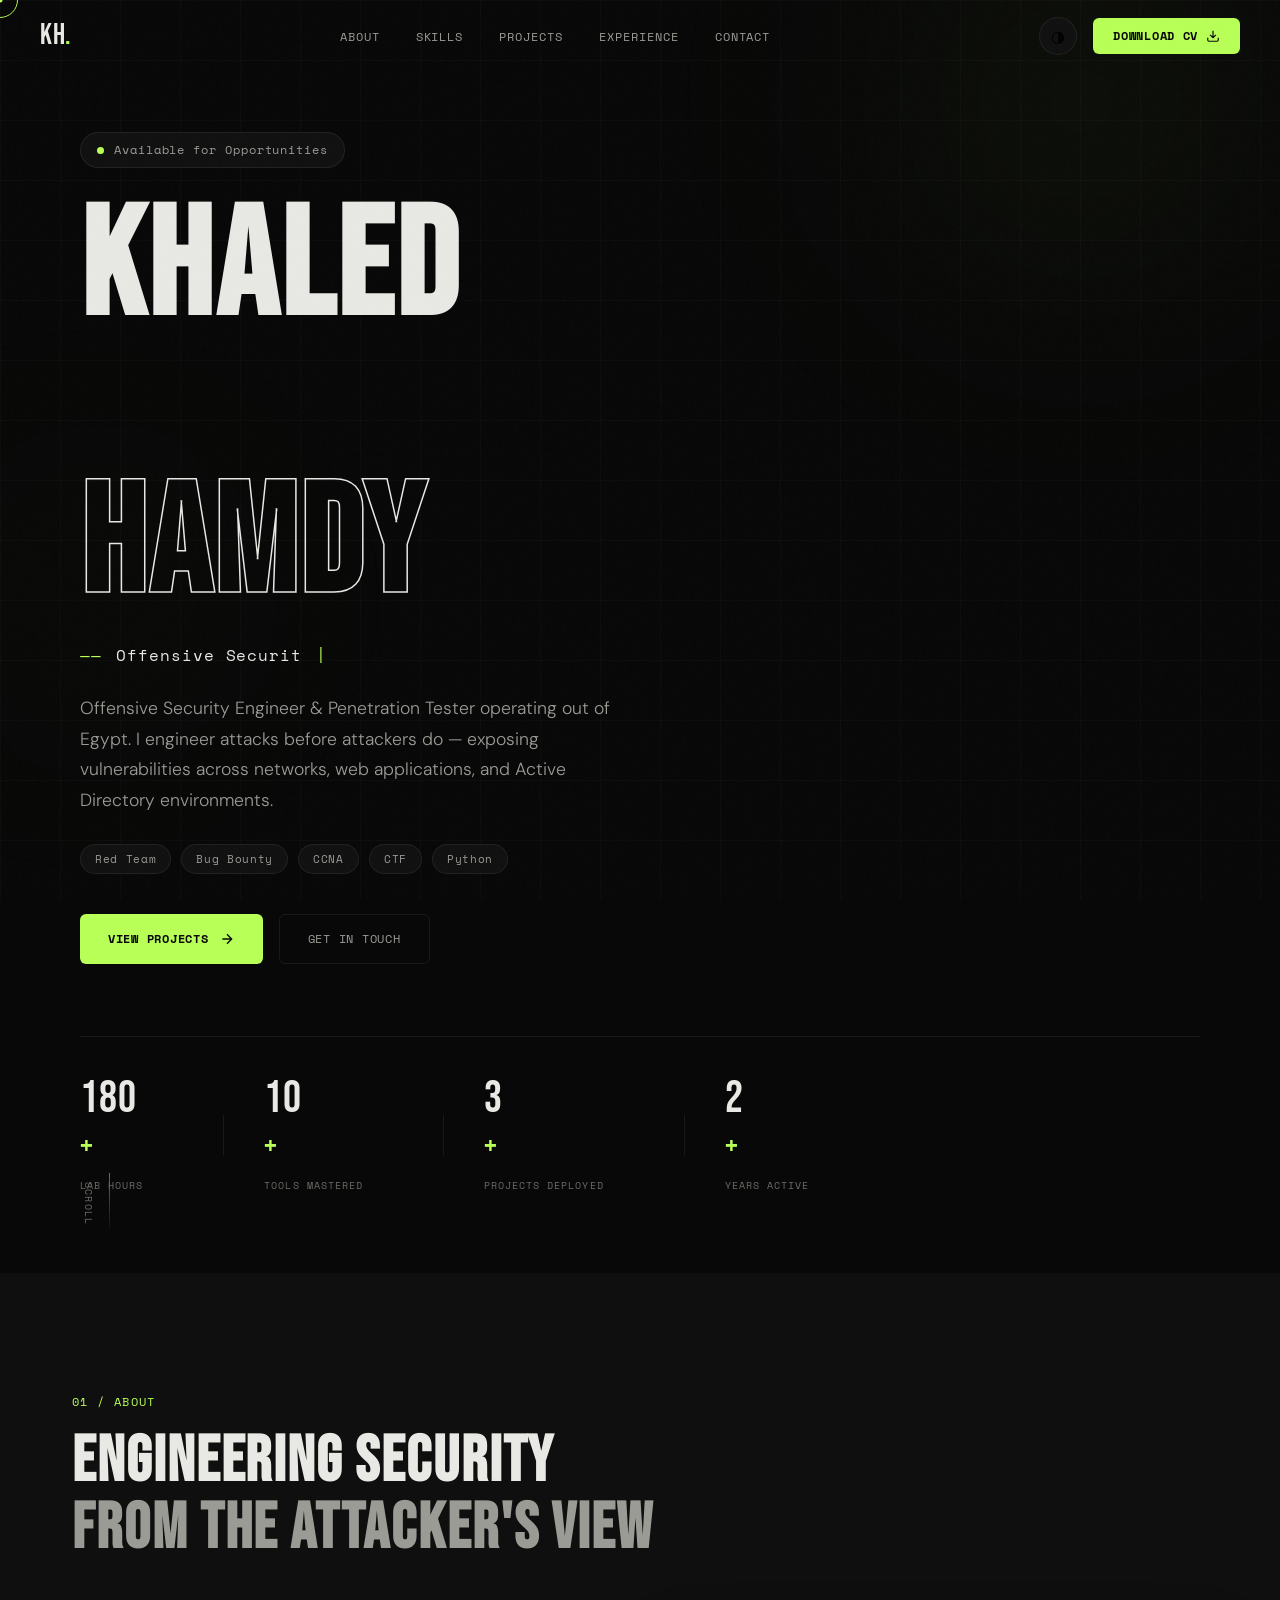
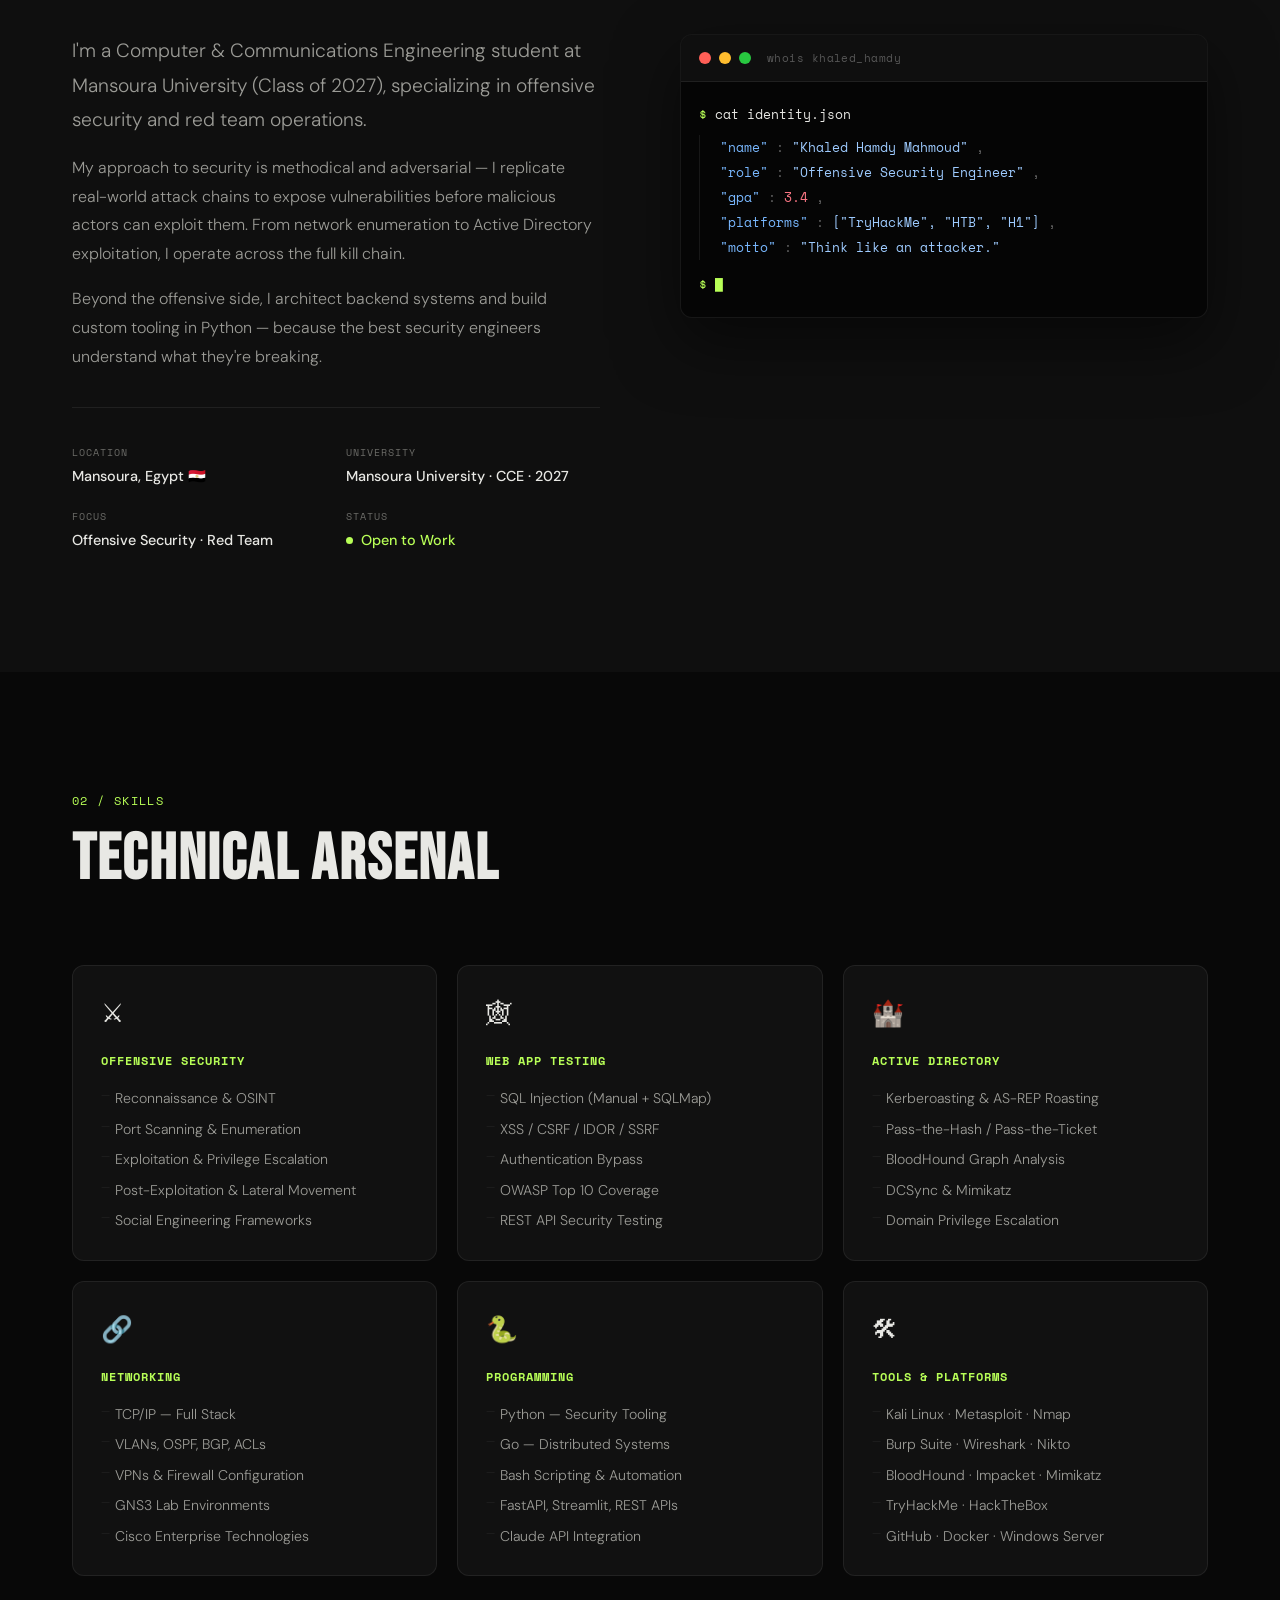
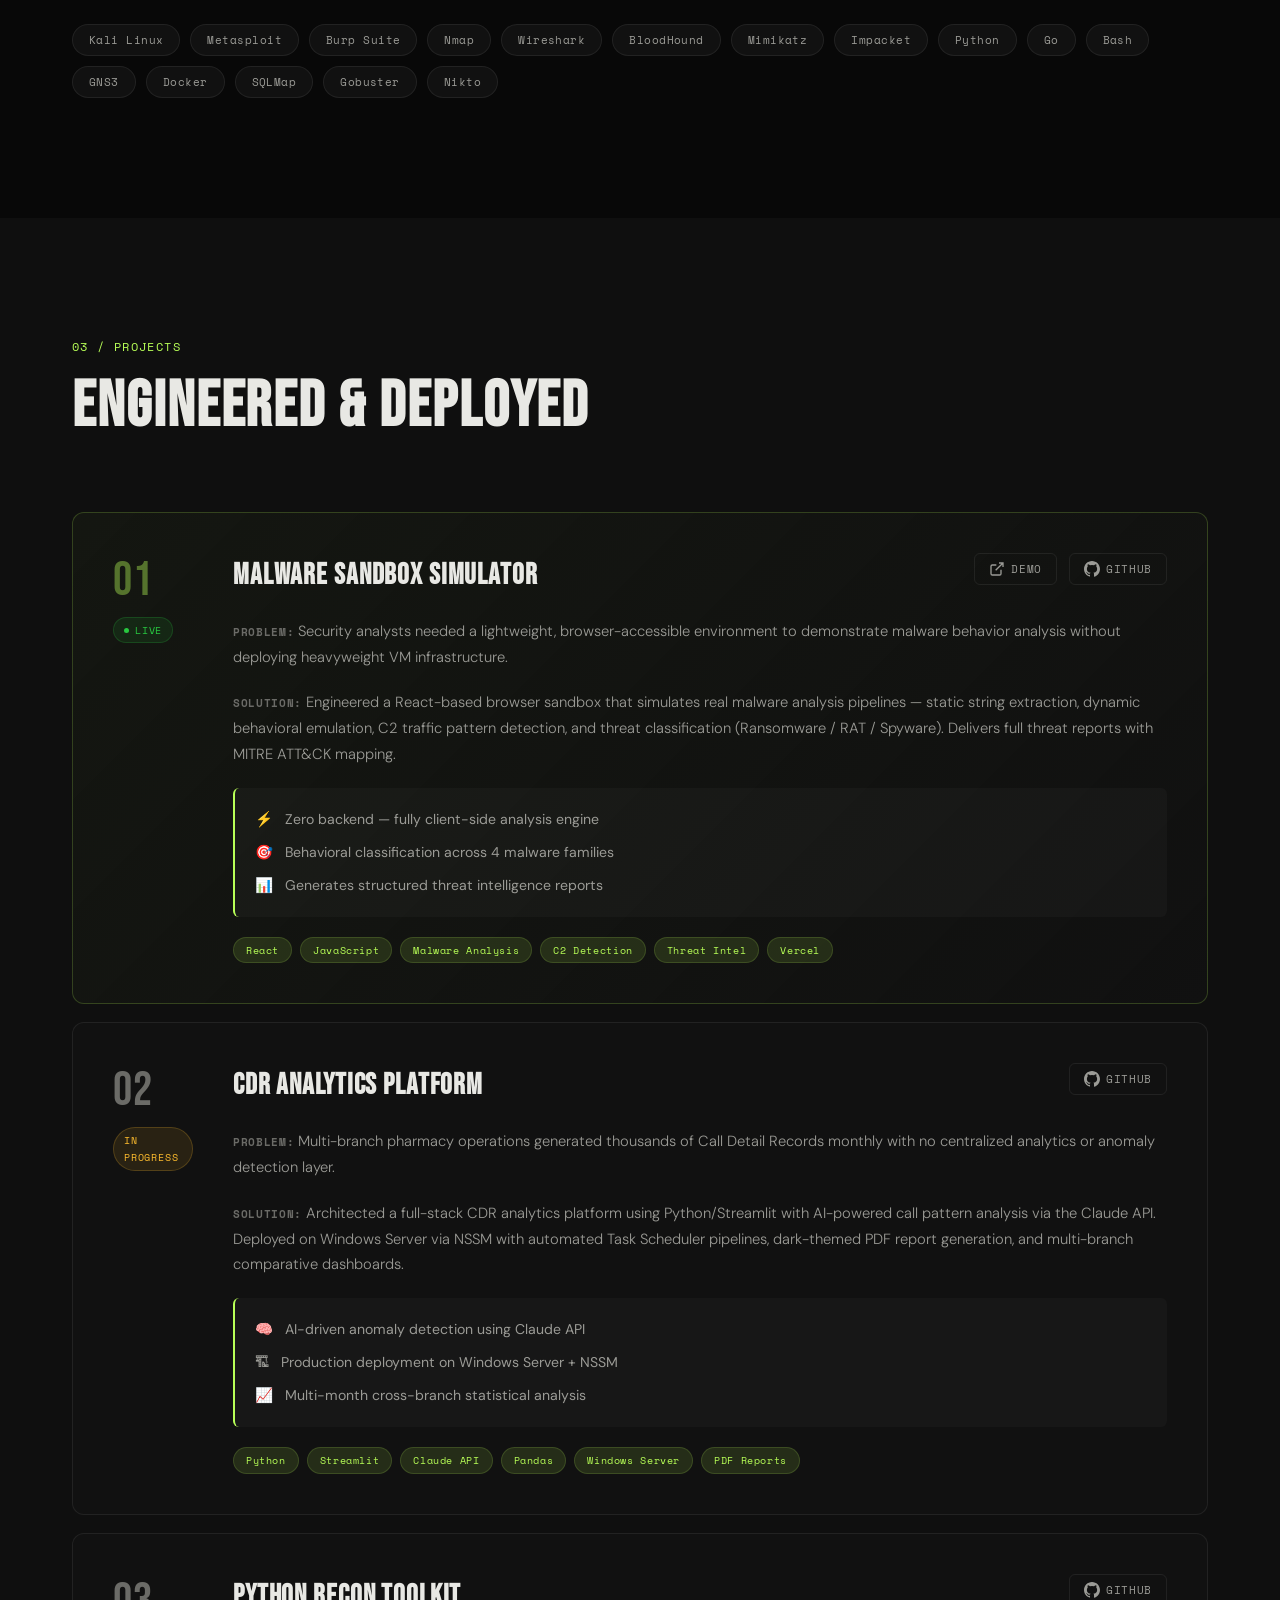
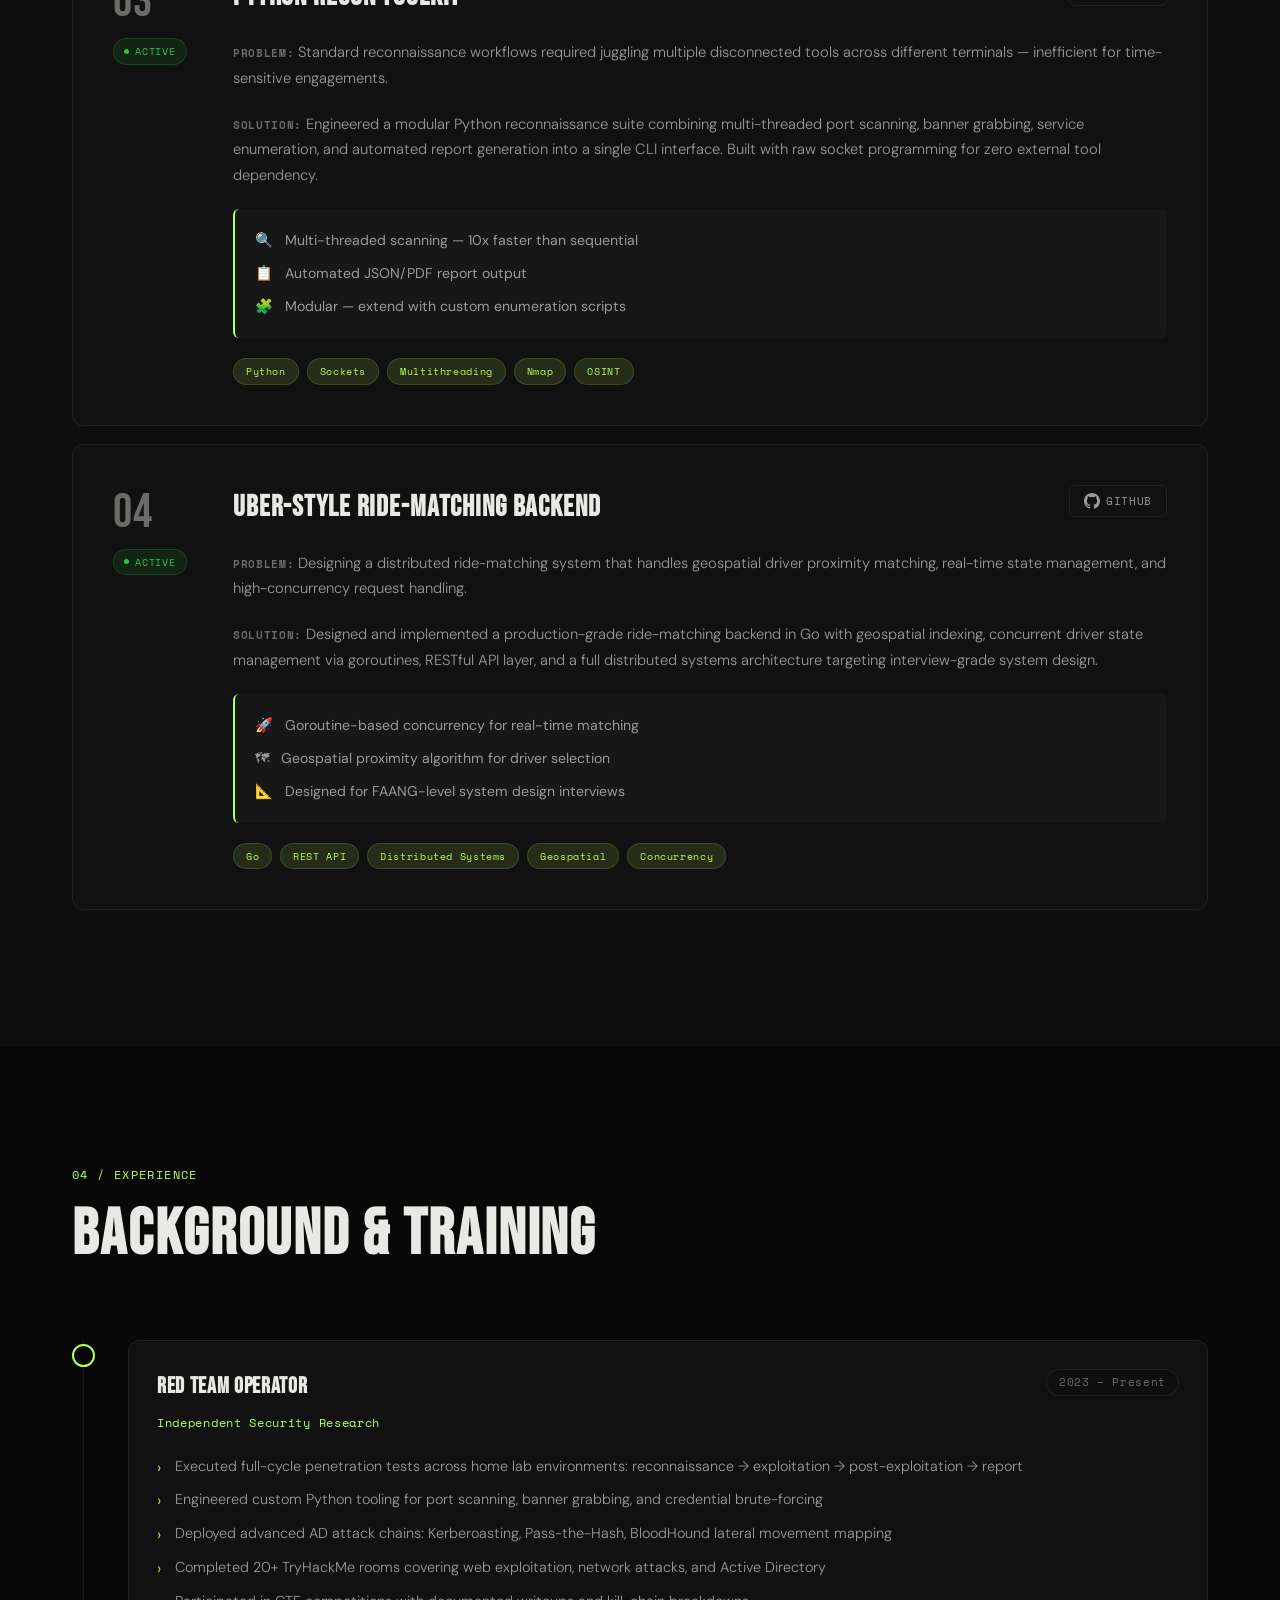
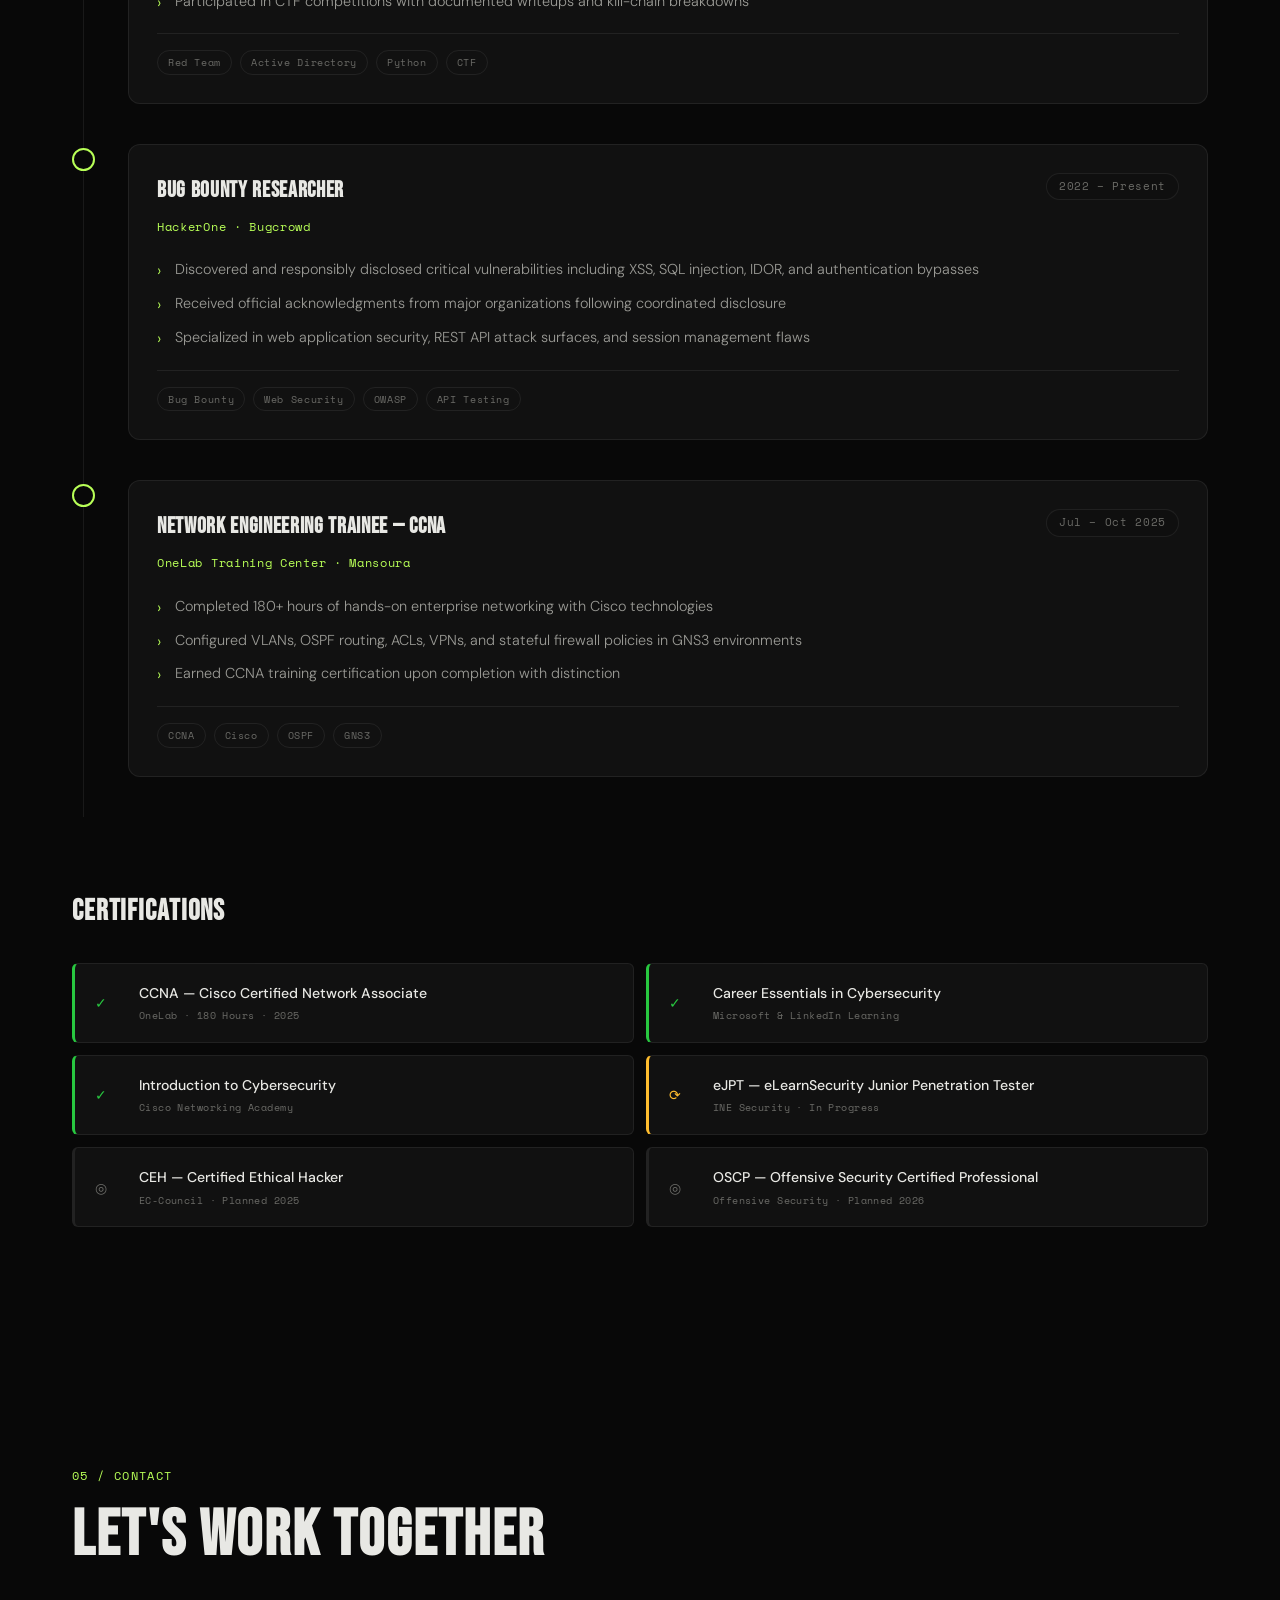
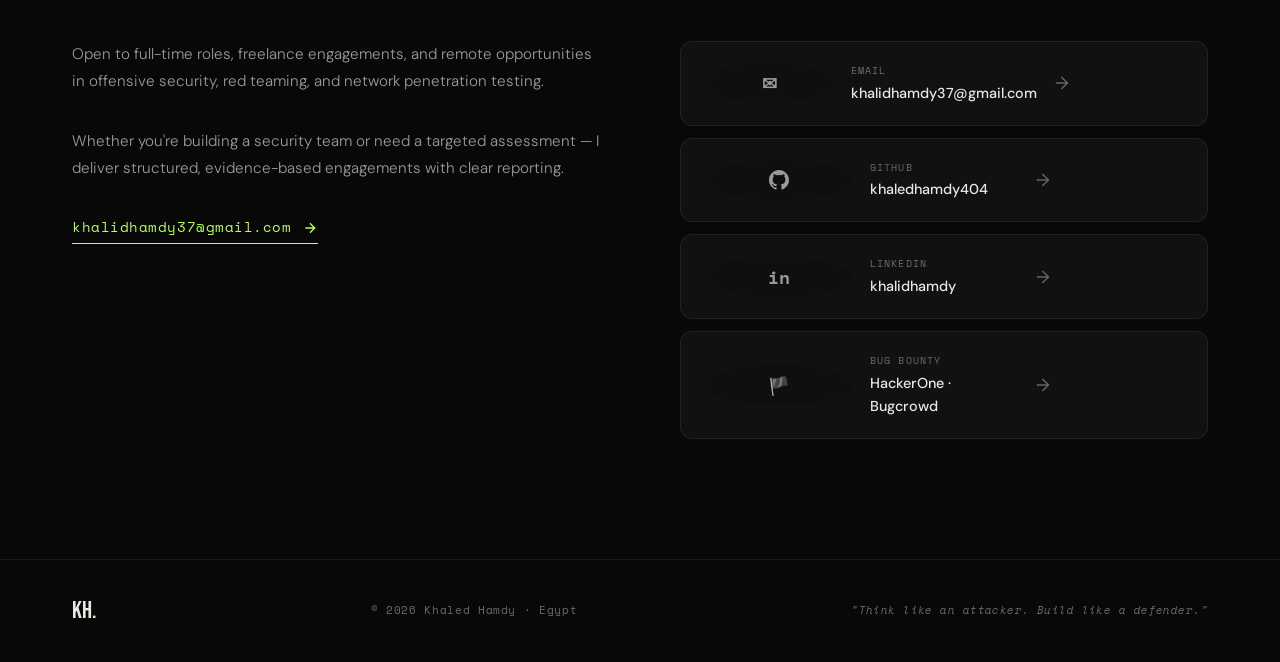
<file: index.html>
<!DOCTYPE html>
<html lang="en" data-theme="dark">
<head>
  <meta charset="UTF-8" />
  <meta name="viewport" content="width=device-width, initial-scale=1.0" />
  <title>Khaled Hamdy — Offensive Security Engineer</title>

  <!-- SEO -->
  <meta name="description" content="Khaled Hamdy — Offensive Security Engineer & Penetration Tester based in Egypt. Specializing in Red Team operations, network exploitation, and web application security." />
  <meta name="keywords" content="penetration tester, red team, offensive security, ethical hacker, bug bounty, CCNA, Mansoura, Egypt, cybersecurity engineer" />
  <meta name="author" content="Khaled Hamdy" />
  <meta property="og:title" content="Khaled Hamdy — Offensive Security Engineer" />
  <meta property="og:description" content="Red Team Operator & Penetration Tester. Engineered attacks. Documented methodologies. Open to work." />
  <meta property="og:type" content="website" />
  <meta property="og:url" content="https://khaledhamdy404.github.io/" />
  <meta name="twitter:card" content="summary_large_image" />

  <!-- Fonts -->
  <link rel="preconnect" href="https://fonts.googleapis.com" />
  <link rel="preconnect" href="https://fonts.gstatic.com" crossorigin />
  <link href="https://fonts.googleapis.com/css2?family=Space+Mono:wght@400;700&family=DM+Sans:ital,wght@0,300;0,400;0,500;0,600;1,300&family=Bebas+Neue&display=swap" rel="stylesheet" />

  <link rel="stylesheet" href="style.css" />
</head>
<body>

  <!-- ═══ CURSOR ═══ -->
  <div class="cursor" id="cursor"></div>
  <div class="cursor-dot" id="cursorDot"></div>

  <!-- ═══ NOISE OVERLAY ═══ -->
  <div class="noise"></div>

  <!-- ═══ NAV ═══ -->
  <nav class="nav" id="nav">
    <a href="#hero" class="nav-logo">KH<span class="accent">.</span></a>
    <ul class="nav-links">
      <li><a href="#about" class="nav-link">About</a></li>
      <li><a href="#skills" class="nav-link">Skills</a></li>
      <li><a href="#projects" class="nav-link">Projects</a></li>
      <li><a href="#experience" class="nav-link">Experience</a></li>
      <li><a href="#contact" class="nav-link">Contact</a></li>
    </ul>
    <div class="nav-actions">
      <button class="theme-toggle" id="themeToggle" aria-label="Toggle theme">
        <span class="theme-icon sun">☀</span>
        <span class="theme-icon moon">◑</span>
      </button>
      <a href="Khaled_Hamdy_CV.pdf" download class="btn-cv">
        <span>Download CV</span>
        <svg width="14" height="14" viewBox="0 0 24 24" fill="none" stroke="currentColor" stroke-width="2"><path d="M21 15v4a2 2 0 01-2 2H5a2 2 0 01-2-2v-4M7 10l5 5 5-5M12 15V3"/></svg>
      </a>
    </div>
    <button class="nav-hamburger" id="hamburger" aria-label="Menu">
      <span></span><span></span><span></span>
    </button>
  </nav>

  <!-- ═══ MOBILE MENU ═══ -->
  <div class="mobile-menu" id="mobileMenu">
    <ul>
      <li><a href="#about" class="mob-link">About</a></li>
      <li><a href="#skills" class="mob-link">Skills</a></li>
      <li><a href="#projects" class="mob-link">Projects</a></li>
      <li><a href="#experience" class="mob-link">Experience</a></li>
      <li><a href="#contact" class="mob-link">Contact</a></li>
    </ul>
    <a href="Khaled_Hamdy_CV.pdf" download class="btn-cv mobile-cv">Download CV</a>
  </div>

  <!-- ═══ HERO ═══ -->
  <section class="hero" id="hero">
    <div class="hero-bg-grid"></div>
    <div class="hero-orb hero-orb-1"></div>
    <div class="hero-orb hero-orb-2"></div>

    <div class="hero-content">
      <div class="hero-badge reveal">
        <span class="badge-dot"></span>
        <span>Available for Opportunities</span>
      </div>

      <h1 class="hero-name reveal">
        <span class="hero-name-first">KHALED</span>
        <br />
        <span class="hero-name-last">HAMDY</span>
      </h1>

      <div class="hero-title reveal">
        <span class="title-prefix">——</span>
        <span class="title-text" id="typedTitle"></span>
        <span class="title-cursor">|</span>
      </div>

      <p class="hero-desc reveal">
        Offensive Security Engineer & Penetration Tester operating out of Egypt.
        I engineer attacks before attackers do — exposing vulnerabilities across
        networks, web applications, and Active Directory environments.
      </p>

      <div class="hero-tags reveal">
        <span class="tag">Red Team</span>
        <span class="tag">Bug Bounty</span>
        <span class="tag">CCNA</span>
        <span class="tag">CTF</span>
        <span class="tag">Python</span>
      </div>

      <div class="hero-ctas reveal">
        <a href="#projects" class="btn-primary">
          <span>View Projects</span>
          <svg width="16" height="16" viewBox="0 0 24 24" fill="none" stroke="currentColor" stroke-width="2"><path d="M5 12h14M12 5l7 7-7 7"/></svg>
        </a>
        <a href="#contact" class="btn-ghost">Get In Touch</a>
      </div>
    </div>

    <div class="hero-stats reveal">
      <div class="stat">
        <span class="stat-num" data-target="180">0</span><span class="stat-suffix">+</span>
        <span class="stat-label">Lab Hours</span>
      </div>
      <div class="stat-divider"></div>
      <div class="stat">
        <span class="stat-num" data-target="10">0</span><span class="stat-suffix">+</span>
        <span class="stat-label">Tools Mastered</span>
      </div>
      <div class="stat-divider"></div>
      <div class="stat">
        <span class="stat-num" data-target="3">0</span><span class="stat-suffix">+</span>
        <span class="stat-label">Projects Deployed</span>
      </div>
      <div class="stat-divider"></div>
      <div class="stat">
        <span class="stat-num" data-target="2">0</span><span class="stat-suffix">+</span>
        <span class="stat-label">Years Active</span>
      </div>
    </div>

    <a href="#about" class="hero-scroll-hint">
      <span>Scroll</span>
      <div class="scroll-line"></div>
    </a>
  </section>

  <!-- ═══ ABOUT ═══ -->
  <section class="section about" id="about">
    <div class="container">
      <div class="section-header reveal">
        <span class="section-label">01 / About</span>
        <h2 class="section-title">Engineering Security<br /><em>From the Attacker's View</em></h2>
      </div>

      <div class="about-grid">
        <div class="about-text reveal">
          <p class="about-lead">
            I'm a Computer & Communications Engineering student at Mansoura University (Class of 2027),
            specializing in offensive security and red team operations.
          </p>
          <p>
            My approach to security is methodical and adversarial — I replicate real-world attack chains 
            to expose vulnerabilities before malicious actors can exploit them. From network enumeration 
            to Active Directory exploitation, I operate across the full kill chain.
          </p>
          <p>
            Beyond the offensive side, I architect backend systems and build custom tooling in Python —
            because the best security engineers understand what they're breaking.
          </p>
          <div class="about-meta">
            <div class="meta-item">
              <span class="meta-label">Location</span>
              <span class="meta-val">Mansoura, Egypt 🇪🇬</span>
            </div>
            <div class="meta-item">
              <span class="meta-label">University</span>
              <span class="meta-val">Mansoura University · CCE · 2027</span>
            </div>
            <div class="meta-item">
              <span class="meta-label">Focus</span>
              <span class="meta-val">Offensive Security · Red Team</span>
            </div>
            <div class="meta-item">
              <span class="meta-label">Status</span>
              <span class="meta-val meta-open"><span class="pulse"></span>Open to Work</span>
            </div>
          </div>
        </div>

        <div class="about-card reveal">
          <div class="terminal">
            <div class="terminal-bar">
              <span class="dot red"></span>
              <span class="dot yellow"></span>
              <span class="dot green"></span>
              <span class="terminal-title">whois khaled_hamdy</span>
            </div>
            <div class="terminal-body">
              <div class="t-line"><span class="t-prompt">$</span> <span class="t-cmd">cat identity.json</span></div>
              <div class="t-block">
                <div class="t-line"><span class="t-key">"name"</span><span class="t-colon">:</span> <span class="t-str">"Khaled Hamdy Mahmoud"</span><span class="t-comma">,</span></div>
                <div class="t-line"><span class="t-key">"role"</span><span class="t-colon">:</span> <span class="t-str">"Offensive Security Engineer"</span><span class="t-comma">,</span></div>
                <div class="t-line"><span class="t-key">"gpa"</span><span class="t-colon">:</span> <span class="t-num">3.4</span><span class="t-comma">,</span></div>
                <div class="t-line"><span class="t-key">"platforms"</span><span class="t-colon">:</span> <span class="t-arr">["TryHackMe", "HTB", "H1"]</span><span class="t-comma">,</span></div>
                <div class="t-line"><span class="t-key">"motto"</span><span class="t-colon">:</span> <span class="t-str">"Think like an attacker."</span></div>
              </div>
              <div class="t-line t-cursor-line"><span class="t-prompt">$</span> <span class="t-blink">█</span></div>
            </div>
          </div>
        </div>
      </div>
    </div>
  </section>

  <!-- ═══ SKILLS ═══ -->
  <section class="section skills" id="skills">
    <div class="container">
      <div class="section-header reveal">
        <span class="section-label">02 / Skills</span>
        <h2 class="section-title">Technical Arsenal</h2>
      </div>

      <div class="skills-grid">

        <div class="skill-card reveal">
          <div class="skill-card-icon">⚔</div>
          <h3 class="skill-card-title">Offensive Security</h3>
          <ul class="skill-list">
            <li>Reconnaissance & OSINT</li>
            <li>Port Scanning & Enumeration</li>
            <li>Exploitation & Privilege Escalation</li>
            <li>Post-Exploitation & Lateral Movement</li>
            <li>Social Engineering Frameworks</li>
          </ul>
        </div>

        <div class="skill-card reveal">
          <div class="skill-card-icon">🕸</div>
          <h3 class="skill-card-title">Web App Testing</h3>
          <ul class="skill-list">
            <li>SQL Injection (Manual + SQLMap)</li>
            <li>XSS / CSRF / IDOR / SSRF</li>
            <li>Authentication Bypass</li>
            <li>OWASP Top 10 Coverage</li>
            <li>REST API Security Testing</li>
          </ul>
        </div>

        <div class="skill-card reveal">
          <div class="skill-card-icon">🏰</div>
          <h3 class="skill-card-title">Active Directory</h3>
          <ul class="skill-list">
            <li>Kerberoasting & AS-REP Roasting</li>
            <li>Pass-the-Hash / Pass-the-Ticket</li>
            <li>BloodHound Graph Analysis</li>
            <li>DCSync & Mimikatz</li>
            <li>Domain Privilege Escalation</li>
          </ul>
        </div>

        <div class="skill-card reveal">
          <div class="skill-card-icon">🔗</div>
          <h3 class="skill-card-title">Networking</h3>
          <ul class="skill-list">
            <li>TCP/IP — Full Stack</li>
            <li>VLANs, OSPF, BGP, ACLs</li>
            <li>VPNs & Firewall Configuration</li>
            <li>GNS3 Lab Environments</li>
            <li>Cisco Enterprise Technologies</li>
          </ul>
        </div>

        <div class="skill-card reveal">
          <div class="skill-card-icon">🐍</div>
          <h3 class="skill-card-title">Programming</h3>
          <ul class="skill-list">
            <li>Python — Security Tooling</li>
            <li>Go — Distributed Systems</li>
            <li>Bash Scripting & Automation</li>
            <li>FastAPI, Streamlit, REST APIs</li>
            <li>Claude API Integration</li>
          </ul>
        </div>

        <div class="skill-card reveal">
          <div class="skill-card-icon">🛠</div>
          <h3 class="skill-card-title">Tools & Platforms</h3>
          <ul class="skill-list">
            <li>Kali Linux · Metasploit · Nmap</li>
            <li>Burp Suite · Wireshark · Nikto</li>
            <li>BloodHound · Impacket · Mimikatz</li>
            <li>TryHackMe · HackTheBox</li>
            <li>GitHub · Docker · Windows Server</li>
          </ul>
        </div>

      </div>

      <!-- Tool badges -->
      <div class="tools-belt reveal">
        <span class="tool-badge">Kali Linux</span>
        <span class="tool-badge">Metasploit</span>
        <span class="tool-badge">Burp Suite</span>
        <span class="tool-badge">Nmap</span>
        <span class="tool-badge">Wireshark</span>
        <span class="tool-badge">BloodHound</span>
        <span class="tool-badge">Mimikatz</span>
        <span class="tool-badge">Impacket</span>
        <span class="tool-badge">Python</span>
        <span class="tool-badge">Go</span>
        <span class="tool-badge">Bash</span>
        <span class="tool-badge">GNS3</span>
        <span class="tool-badge">Docker</span>
        <span class="tool-badge">SQLMap</span>
        <span class="tool-badge">Gobuster</span>
        <span class="tool-badge">Nikto</span>
      </div>
    </div>
  </section>

  <!-- ═══ PROJECTS ═══ -->
  <section class="section projects" id="projects">
    <div class="container">
      <div class="section-header reveal">
        <span class="section-label">03 / Projects</span>
        <h2 class="section-title">Engineered &amp; Deployed</h2>
      </div>

      <div class="projects-list">

        <!-- Project 1 -->
        <article class="project-card featured reveal">
          <div class="project-meta">
            <span class="project-num">01</span>
            <span class="project-status live"><span class="live-dot"></span>Live</span>
          </div>
          <div class="project-content">
            <div class="project-header">
              <h3 class="project-title">Malware Sandbox Simulator</h3>
              <div class="project-links">
                <a href="https://malware-sandbox-chi.vercel.app/" target="_blank" class="project-link">
                  <svg width="16" height="16" viewBox="0 0 24 24" fill="none" stroke="currentColor" stroke-width="2"><path d="M18 13v6a2 2 0 01-2 2H5a2 2 0 01-2-2V8a2 2 0 012-2h6M15 3h6v6M10 14L21 3"/></svg>
                  Demo
                </a>
                <a href="https://github.com/khaledhamdy404" target="_blank" class="project-link">
                  <svg width="16" height="16" viewBox="0 0 24 24" fill="currentColor"><path d="M12 0C5.37 0 0 5.37 0 12c0 5.3 3.44 9.8 8.2 11.38.6.11.82-.26.82-.57v-2c-3.34.72-4.04-1.61-4.04-1.61-.54-1.37-1.33-1.74-1.33-1.74-1.09-.74.08-.73.08-.73 1.2.09 1.84 1.24 1.84 1.24 1.07 1.83 2.8 1.3 3.49 1 .11-.78.42-1.3.76-1.6-2.67-.3-5.47-1.33-5.47-5.93 0-1.31.47-2.38 1.24-3.22-.12-.3-.54-1.52.12-3.18 0 0 1.01-.32 3.3 1.23a11.5 11.5 0 013-.4 11.5 11.5 0 013 .4c2.29-1.55 3.3-1.23 3.3-1.23.66 1.66.24 2.88.12 3.18.77.84 1.24 1.91 1.24 3.22 0 4.61-2.81 5.63-5.48 5.92.43.37.81 1.1.81 2.22v3.29c0 .32.22.69.83.57C20.57 21.8 24 17.3 24 12 24 5.37 18.63 0 12 0z"/></svg>
                  GitHub
                </a>
              </div>
            </div>

            <p class="project-problem">
              <strong>Problem:</strong> Security analysts needed a lightweight, browser-accessible environment 
              to demonstrate malware behavior analysis without deploying heavyweight VM infrastructure.
            </p>

            <p class="project-solution">
              <strong>Solution:</strong> Engineered a React-based browser sandbox that simulates real malware 
              analysis pipelines — static string extraction, dynamic behavioral emulation, C2 traffic pattern 
              detection, and threat classification (Ransomware / RAT / Spyware). Delivers full threat reports 
              with MITRE ATT&CK mapping.
            </p>

            <div class="project-highlights">
              <div class="highlight">
                <span class="h-icon">⚡</span>
                <span>Zero backend — fully client-side analysis engine</span>
              </div>
              <div class="highlight">
                <span class="h-icon">🎯</span>
                <span>Behavioral classification across 4 malware families</span>
              </div>
              <div class="highlight">
                <span class="h-icon">📊</span>
                <span>Generates structured threat intelligence reports</span>
              </div>
            </div>

            <div class="project-tags">
              <span>React</span><span>JavaScript</span><span>Malware Analysis</span>
              <span>C2 Detection</span><span>Threat Intel</span><span>Vercel</span>
            </div>
          </div>
        </article>

        <!-- Project 2 -->
        <article class="project-card reveal">
          <div class="project-meta">
            <span class="project-num">02</span>
            <span class="project-status wip">In Progress</span>
          </div>
          <div class="project-content">
            <div class="project-header">
              <h3 class="project-title">CDR Analytics Platform</h3>
              <div class="project-links">
                <a href="https://github.com/khaledhamdy404" target="_blank" class="project-link">
                  <svg width="16" height="16" viewBox="0 0 24 24" fill="currentColor"><path d="M12 0C5.37 0 0 5.37 0 12c0 5.3 3.44 9.8 8.2 11.38.6.11.82-.26.82-.57v-2c-3.34.72-4.04-1.61-4.04-1.61-.54-1.37-1.33-1.74-1.33-1.74-1.09-.74.08-.73.08-.73 1.2.09 1.84 1.24 1.84 1.24 1.07 1.83 2.8 1.3 3.49 1 .11-.78.42-1.3.76-1.6-2.67-.3-5.47-1.33-5.47-5.93 0-1.31.47-2.38 1.24-3.22-.12-.3-.54-1.52.12-3.18 0 0 1.01-.32 3.3 1.23a11.5 11.5 0 013-.4 11.5 11.5 0 013 .4c2.29-1.55 3.3-1.23 3.3-1.23.66 1.66.24 2.88.12 3.18.77.84 1.24 1.91 1.24 3.22 0 4.61-2.81 5.63-5.48 5.92.43.37.81 1.1.81 2.22v3.29c0 .32.22.69.83.57C20.57 21.8 24 17.3 24 12 24 5.37 18.63 0 12 0z"/></svg>
                  GitHub
                </a>
              </div>
            </div>

            <p class="project-problem">
              <strong>Problem:</strong> Multi-branch pharmacy operations generated thousands of Call Detail 
              Records monthly with no centralized analytics or anomaly detection layer.
            </p>

            <p class="project-solution">
              <strong>Solution:</strong> Architected a full-stack CDR analytics platform using Python/Streamlit 
              with AI-powered call pattern analysis via the Claude API. Deployed on Windows Server via NSSM 
              with automated Task Scheduler pipelines, dark-themed PDF report generation, and multi-branch 
              comparative dashboards.
            </p>

            <div class="project-highlights">
              <div class="highlight">
                <span class="h-icon">🧠</span>
                <span>AI-driven anomaly detection using Claude API</span>
              </div>
              <div class="highlight">
                <span class="h-icon">🏗</span>
                <span>Production deployment on Windows Server + NSSM</span>
              </div>
              <div class="highlight">
                <span class="h-icon">📈</span>
                <span>Multi-month cross-branch statistical analysis</span>
              </div>
            </div>

            <div class="project-tags">
              <span>Python</span><span>Streamlit</span><span>Claude API</span>
              <span>Pandas</span><span>Windows Server</span><span>PDF Reports</span>
            </div>
          </div>
        </article>

        <!-- Project 3 -->
        <article class="project-card reveal">
          <div class="project-meta">
            <span class="project-num">03</span>
            <span class="project-status live"><span class="live-dot"></span>Active</span>
          </div>
          <div class="project-content">
            <div class="project-header">
              <h3 class="project-title">Python Recon Toolkit</h3>
              <div class="project-links">
                <a href="https://github.com/khaledhamdy404" target="_blank" class="project-link">
                  <svg width="16" height="16" viewBox="0 0 24 24" fill="currentColor"><path d="M12 0C5.37 0 0 5.37 0 12c0 5.3 3.44 9.8 8.2 11.38.6.11.82-.26.82-.57v-2c-3.34.72-4.04-1.61-4.04-1.61-.54-1.37-1.33-1.74-1.33-1.74-1.09-.74.08-.73.08-.73 1.2.09 1.84 1.24 1.84 1.24 1.07 1.83 2.8 1.3 3.49 1 .11-.78.42-1.3.76-1.6-2.67-.3-5.47-1.33-5.47-5.93 0-1.31.47-2.38 1.24-3.22-.12-.3-.54-1.52.12-3.18 0 0 1.01-.32 3.3 1.23a11.5 11.5 0 013-.4 11.5 11.5 0 013 .4c2.29-1.55 3.3-1.23 3.3-1.23.66 1.66.24 2.88.12 3.18.77.84 1.24 1.91 1.24 3.22 0 4.61-2.81 5.63-5.48 5.92.43.37.81 1.1.81 2.22v3.29c0 .32.22.69.83.57C20.57 21.8 24 17.3 24 12 24 5.37 18.63 0 12 0z"/></svg>
                  GitHub
                </a>
              </div>
            </div>

            <p class="project-problem">
              <strong>Problem:</strong> Standard reconnaissance workflows required juggling multiple 
              disconnected tools across different terminals — inefficient for time-sensitive engagements.
            </p>

            <p class="project-solution">
              <strong>Solution:</strong> Engineered a modular Python reconnaissance suite combining 
              multi-threaded port scanning, banner grabbing, service enumeration, and automated report 
              generation into a single CLI interface. Built with raw socket programming for zero external 
              tool dependency.
            </p>

            <div class="project-highlights">
              <div class="highlight">
                <span class="h-icon">🔍</span>
                <span>Multi-threaded scanning — 10x faster than sequential</span>
              </div>
              <div class="highlight">
                <span class="h-icon">📋</span>
                <span>Automated JSON/PDF report output</span>
              </div>
              <div class="highlight">
                <span class="h-icon">🧩</span>
                <span>Modular — extend with custom enumeration scripts</span>
              </div>
            </div>

            <div class="project-tags">
              <span>Python</span><span>Sockets</span><span>Multithreading</span>
              <span>Nmap</span><span>OSINT</span>
            </div>
          </div>
        </article>

        <!-- Project 4 -->
        <article class="project-card reveal">
          <div class="project-meta">
            <span class="project-num">04</span>
            <span class="project-status live"><span class="live-dot"></span>Active</span>
          </div>
          <div class="project-content">
            <div class="project-header">
              <h3 class="project-title">Uber-Style Ride-Matching Backend</h3>
              <div class="project-links">
                <a href="https://github.com/khaledhamdy404" target="_blank" class="project-link">
                  <svg width="16" height="16" viewBox="0 0 24 24" fill="currentColor"><path d="M12 0C5.37 0 0 5.37 0 12c0 5.3 3.44 9.8 8.2 11.38.6.11.82-.26.82-.57v-2c-3.34.72-4.04-1.61-4.04-1.61-.54-1.37-1.33-1.74-1.33-1.74-1.09-.74.08-.73.08-.73 1.2.09 1.84 1.24 1.84 1.24 1.07 1.83 2.8 1.3 3.49 1 .11-.78.42-1.3.76-1.6-2.67-.3-5.47-1.33-5.47-5.93 0-1.31.47-2.38 1.24-3.22-.12-.3-.54-1.52.12-3.18 0 0 1.01-.32 3.3 1.23a11.5 11.5 0 013-.4 11.5 11.5 0 013 .4c2.29-1.55 3.3-1.23 3.3-1.23.66 1.66.24 2.88.12 3.18.77.84 1.24 1.91 1.24 3.22 0 4.61-2.81 5.63-5.48 5.92.43.37.81 1.1.81 2.22v3.29c0 .32.22.69.83.57C20.57 21.8 24 17.3 24 12 24 5.37 18.63 0 12 0z"/></svg>
                  GitHub
                </a>
              </div>
            </div>

            <p class="project-problem">
              <strong>Problem:</strong> Designing a distributed ride-matching system that handles geospatial 
              driver proximity matching, real-time state management, and high-concurrency request handling.
            </p>

            <p class="project-solution">
              <strong>Solution:</strong> Designed and implemented a production-grade ride-matching backend 
              in Go with geospatial indexing, concurrent driver state management via goroutines, RESTful 
              API layer, and a full distributed systems architecture targeting interview-grade system design.
            </p>

            <div class="project-highlights">
              <div class="highlight">
                <span class="h-icon">🚀</span>
                <span>Goroutine-based concurrency for real-time matching</span>
              </div>
              <div class="highlight">
                <span class="h-icon">🗺</span>
                <span>Geospatial proximity algorithm for driver selection</span>
              </div>
              <div class="highlight">
                <span class="h-icon">📐</span>
                <span>Designed for FAANG-level system design interviews</span>
              </div>
            </div>

            <div class="project-tags">
              <span>Go</span><span>REST API</span><span>Distributed Systems</span>
              <span>Geospatial</span><span>Concurrency</span>
            </div>
          </div>
        </article>

      </div>
    </div>
  </section>

  <!-- ═══ EXPERIENCE ═══ -->
  <section class="section experience" id="experience">
    <div class="container">
      <div class="section-header reveal">
        <span class="section-label">04 / Experience</span>
        <h2 class="section-title">Background &amp; Training</h2>
      </div>

      <div class="timeline">

        <div class="timeline-item reveal">
          <div class="timeline-marker"></div>
          <div class="timeline-card">
            <div class="tl-header">
              <div>
                <h3 class="tl-role">Red Team Operator</h3>
                <span class="tl-org">Independent Security Research</span>
              </div>
              <span class="tl-date">2023 – Present</span>
            </div>
            <ul class="tl-list">
              <li>Executed full-cycle penetration tests across home lab environments: reconnaissance → exploitation → post-exploitation → report</li>
              <li>Engineered custom Python tooling for port scanning, banner grabbing, and credential brute-forcing</li>
              <li>Deployed advanced AD attack chains: Kerberoasting, Pass-the-Hash, BloodHound lateral movement mapping</li>
              <li>Completed 20+ TryHackMe rooms covering web exploitation, network attacks, and Active Directory</li>
              <li>Participated in CTF competitions with documented writeups and kill-chain breakdowns</li>
            </ul>
            <div class="tl-tags">
              <span>Red Team</span><span>Active Directory</span><span>Python</span><span>CTF</span>
            </div>
          </div>
        </div>

        <div class="timeline-item reveal">
          <div class="timeline-marker"></div>
          <div class="timeline-card">
            <div class="tl-header">
              <div>
                <h3 class="tl-role">Bug Bounty Researcher</h3>
                <span class="tl-org">HackerOne · Bugcrowd</span>
              </div>
              <span class="tl-date">2022 – Present</span>
            </div>
            <ul class="tl-list">
              <li>Discovered and responsibly disclosed critical vulnerabilities including XSS, SQL injection, IDOR, and authentication bypasses</li>
              <li>Received official acknowledgments from major organizations following coordinated disclosure</li>
              <li>Specialized in web application security, REST API attack surfaces, and session management flaws</li>
            </ul>
            <div class="tl-tags">
              <span>Bug Bounty</span><span>Web Security</span><span>OWASP</span><span>API Testing</span>
            </div>
          </div>
        </div>

        <div class="timeline-item reveal">
          <div class="timeline-marker"></div>
          <div class="timeline-card">
            <div class="tl-header">
              <div>
                <h3 class="tl-role">Network Engineering Trainee — CCNA</h3>
                <span class="tl-org">OneLab Training Center · Mansoura</span>
              </div>
              <span class="tl-date">Jul – Oct 2025</span>
            </div>
            <ul class="tl-list">
              <li>Completed 180+ hours of hands-on enterprise networking with Cisco technologies</li>
              <li>Configured VLANs, OSPF routing, ACLs, VPNs, and stateful firewall policies in GNS3 environments</li>
              <li>Earned CCNA training certification upon completion with distinction</li>
            </ul>
            <div class="tl-tags">
              <span>CCNA</span><span>Cisco</span><span>OSPF</span><span>GNS3</span>
            </div>
          </div>
        </div>

      </div>

      <!-- Certifications -->
      <div class="certs-section reveal">
        <h3 class="certs-title">Certifications</h3>
        <div class="certs-grid">
          <div class="cert-card completed">
            <span class="cert-badge">✓</span>
            <div class="cert-info">
              <span class="cert-name">CCNA — Cisco Certified Network Associate</span>
              <span class="cert-org">OneLab · 180 Hours · 2025</span>
            </div>
          </div>
          <div class="cert-card completed">
            <span class="cert-badge">✓</span>
            <div class="cert-info">
              <span class="cert-name">Career Essentials in Cybersecurity</span>
              <span class="cert-org">Microsoft & LinkedIn Learning</span>
            </div>
          </div>
          <div class="cert-card completed">
            <span class="cert-badge">✓</span>
            <div class="cert-info">
              <span class="cert-name">Introduction to Cybersecurity</span>
              <span class="cert-org">Cisco Networking Academy</span>
            </div>
          </div>
          <div class="cert-card progress">
            <span class="cert-badge prog">⟳</span>
            <div class="cert-info">
              <span class="cert-name">eJPT — eLearnSecurity Junior Penetration Tester</span>
              <span class="cert-org">INE Security · In Progress</span>
            </div>
          </div>
          <div class="cert-card planned">
            <span class="cert-badge plan">◎</span>
            <div class="cert-info">
              <span class="cert-name">CEH — Certified Ethical Hacker</span>
              <span class="cert-org">EC-Council · Planned 2025</span>
            </div>
          </div>
          <div class="cert-card planned">
            <span class="cert-badge plan">◎</span>
            <div class="cert-info">
              <span class="cert-name">OSCP — Offensive Security Certified Professional</span>
              <span class="cert-org">Offensive Security · Planned 2026</span>
            </div>
          </div>
        </div>
      </div>
    </div>
  </section>

  <!-- ═══ CONTACT ═══ -->
  <section class="section contact" id="contact">
    <div class="container">
      <div class="section-header reveal">
        <span class="section-label">05 / Contact</span>
        <h2 class="section-title">Let's Work Together</h2>
      </div>

      <div class="contact-grid">
        <div class="contact-text reveal">
          <p class="contact-lead">
            Open to full-time roles, freelance engagements, and remote opportunities 
            in offensive security, red teaming, and network penetration testing.
          </p>
          <p>
            Whether you're building a security team or need a targeted assessment — 
            I deliver structured, evidence-based engagements with clear reporting.
          </p>
          <a href="mailto:khalidhamdy37@gmail.com" class="contact-email">
            khalidhamdy37@gmail.com
            <svg width="16" height="16" viewBox="0 0 24 24" fill="none" stroke="currentColor" stroke-width="2"><path d="M5 12h14M12 5l7 7-7 7"/></svg>
          </a>
        </div>

        <div class="contact-links reveal">
          <a href="mailto:khalidhamdy37@gmail.com" class="contact-card">
            <div class="cc-icon">✉</div>
            <div>
              <span class="cc-label">Email</span>
              <span class="cc-val">khalidhamdy37@gmail.com</span>
            </div>
            <div class="cc-arrow">→</div>
          </a>
          <a href="https://github.com/khaledhamdy404" target="_blank" class="contact-card">
            <div class="cc-icon">
              <svg width="20" height="20" viewBox="0 0 24 24" fill="currentColor"><path d="M12 0C5.37 0 0 5.37 0 12c0 5.3 3.44 9.8 8.2 11.38.6.11.82-.26.82-.57v-2c-3.34.72-4.04-1.61-4.04-1.61-.54-1.37-1.33-1.74-1.33-1.74-1.09-.74.08-.73.08-.73 1.2.09 1.84 1.24 1.84 1.24 1.07 1.83 2.8 1.3 3.49 1 .11-.78.42-1.3.76-1.6-2.67-.3-5.47-1.33-5.47-5.93 0-1.31.47-2.38 1.24-3.22-.12-.3-.54-1.52.12-3.18 0 0 1.01-.32 3.3 1.23a11.5 11.5 0 013-.4 11.5 11.5 0 013 .4c2.29-1.55 3.3-1.23 3.3-1.23.66 1.66.24 2.88.12 3.18.77.84 1.24 1.91 1.24 3.22 0 4.61-2.81 5.63-5.48 5.92.43.37.81 1.1.81 2.22v3.29c0 .32.22.69.83.57C20.57 21.8 24 17.3 24 12 24 5.37 18.63 0 12 0z"/></svg>
            </div>
            <div>
              <span class="cc-label">GitHub</span>
              <span class="cc-val">khaledhamdy404</span>
            </div>
            <div class="cc-arrow">→</div>
          </a>
          <a href="https://linkedin.com/in/khalidhamdy" target="_blank" class="contact-card">
            <div class="cc-icon">in</div>
            <div>
              <span class="cc-label">LinkedIn</span>
              <span class="cc-val">khalidhamdy</span>
            </div>
            <div class="cc-arrow">→</div>
          </a>
          <a href="https://www.hackerone.com" target="_blank" class="contact-card">
            <div class="cc-icon">🏴</div>
            <div>
              <span class="cc-label">Bug Bounty</span>
              <span class="cc-val">HackerOne · Bugcrowd</span>
            </div>
            <div class="cc-arrow">→</div>
          </a>
        </div>
      </div>
    </div>
  </section>

  <!-- ═══ FOOTER ═══ -->
  <footer class="footer">
    <div class="container">
      <div class="footer-inner">
        <span class="footer-logo">KH<span class="accent">.</span></span>
        <span class="footer-copy">© 2026 Khaled Hamdy · Egypt</span>
        <span class="footer-motto">"Think like an attacker. Build like a defender."</span>
      </div>
    </div>
  </footer>

  <script src="script.js"></script>
</body>
</html>
</file>
<file: style.css>
/* ═══════════════════════════════════════════════
   KHALED HAMDY — PORTFOLIO CSS
   Aesthetic: Editorial Dark / Monochrome + Acid
   ═══════════════════════════════════════════════ */

/* ── Variables ── */
:root {
  --bg: #080808;
  --bg-2: #0f0f0f;
  --bg-card: #111111;
  --bg-card-hover: #161616;
  --border: rgba(255,255,255,0.07);
  --border-hover: rgba(255,255,255,0.15);
  --text: #e8e8e4;
  --text-muted: #6b6b67;
  --text-dim: #9b9b96;
  --accent: #b8ff57;
  --accent-dim: rgba(184,255,87,0.12);
  --accent-glow: rgba(184,255,87,0.25);
  --red: #ff4d4d;
  --yellow: #ffd700;
  --radius: 12px;
  --radius-sm: 6px;
  --nav-h: 72px;
  --font-mono: 'Space Mono', monospace;
  --font-display: 'Bebas Neue', sans-serif;
  --font-body: 'DM Sans', sans-serif;
  --transition: 0.3s cubic-bezier(0.4,0,0.2,1);
  --transition-slow: 0.6s cubic-bezier(0.4,0,0.2,1);
}

[data-theme="light"] {
  --bg: #f5f5f0;
  --bg-2: #eeeeea;
  --bg-card: #ffffff;
  --bg-card-hover: #f8f8f4;
  --border: rgba(0,0,0,0.08);
  --border-hover: rgba(0,0,0,0.16);
  --text: #111111;
  --text-muted: #888884;
  --text-dim: #555550;
  --accent: #2d7a00;
  --accent-dim: rgba(45,122,0,0.08);
  --accent-glow: rgba(45,122,0,0.15);
}

/* ── Reset & Base ── */
*, *::before, *::after { box-sizing: border-box; margin: 0; padding: 0; }

html {
  scroll-behavior: smooth;
  font-size: 16px;
  -webkit-font-smoothing: antialiased;
}

body {
  background: var(--bg);
  color: var(--text);
  font-family: var(--font-body);
  font-weight: 400;
  line-height: 1.6;
  overflow-x: hidden;
  cursor: none;
}

@media (hover: none) { body { cursor: auto; } }

a { color: inherit; text-decoration: none; }
ul { list-style: none; }
img { max-width: 100%; display: block; }

/* ── Noise Overlay ── */
.noise {
  position: fixed;
  inset: 0;
  background-image: url("data:image/svg+xml,%3Csvg viewBox='0 0 256 256' xmlns='http://www.w3.org/2000/svg'%3E%3Cfilter id='n'%3E%3CfeTurbulence type='fractalNoise' baseFrequency='0.9' numOctaves='4' stitchTiles='stitch'/%3E%3C/filter%3E%3Crect width='100%25' height='100%25' filter='url(%23n)' opacity='0.03'/%3E%3C/svg%3E");
  pointer-events: none;
  z-index: 9999;
  opacity: 0.4;
}

/* ── Custom Cursor ── */
.cursor {
  position: fixed;
  width: 36px;
  height: 36px;
  border: 1.5px solid var(--accent);
  border-radius: 50%;
  pointer-events: none;
  z-index: 10000;
  transform: translate(-50%, -50%);
  transition: width 0.2s, height 0.2s, border-color 0.2s, background 0.2s;
  mix-blend-mode: difference;
}

.cursor-dot {
  position: fixed;
  width: 5px;
  height: 5px;
  background: var(--accent);
  border-radius: 50%;
  pointer-events: none;
  z-index: 10001;
  transform: translate(-50%, -50%);
}

.cursor.hovering {
  width: 60px;
  height: 60px;
  background: var(--accent-dim);
}

/* ── Container ── */
.container {
  max-width: 1200px;
  margin: 0 auto;
  padding: 0 32px;
}

/* ── Navigation ── */
.nav {
  position: fixed;
  top: 0;
  left: 0;
  right: 0;
  height: var(--nav-h);
  display: flex;
  align-items: center;
  justify-content: space-between;
  padding: 0 40px;
  z-index: 1000;
  background: transparent;
  transition: background var(--transition), border-color var(--transition);
}

.nav.scrolled {
  background: rgba(8,8,8,0.92);
  backdrop-filter: blur(16px);
  border-bottom: 1px solid var(--border);
}

[data-theme="light"] .nav.scrolled {
  background: rgba(245,245,240,0.92);
}

.nav-logo {
  font-family: var(--font-display);
  font-size: 1.8rem;
  letter-spacing: 0.02em;
  color: var(--text);
}

.nav-links {
  display: flex;
  gap: 36px;
  align-items: center;
}

.nav-link {
  font-family: var(--font-mono);
  font-size: 0.75rem;
  letter-spacing: 0.08em;
  text-transform: uppercase;
  color: var(--text-dim);
  transition: color var(--transition);
  position: relative;
}

.nav-link::after {
  content: '';
  position: absolute;
  bottom: -4px;
  left: 0;
  width: 0;
  height: 1px;
  background: var(--accent);
  transition: width var(--transition);
}

.nav-link:hover { color: var(--text); }
.nav-link:hover::after { width: 100%; }

.nav-actions {
  display: flex;
  align-items: center;
  gap: 16px;
}

.theme-toggle {
  background: var(--bg-card);
  border: 1px solid var(--border);
  border-radius: 50%;
  width: 38px;
  height: 38px;
  cursor: none;
  display: flex;
  align-items: center;
  justify-content: center;
  transition: border-color var(--transition), background var(--transition);
  position: relative;
  overflow: hidden;
}

.theme-toggle:hover { border-color: var(--accent); }

.theme-icon {
  position: absolute;
  font-size: 1rem;
  transition: opacity 0.3s, transform 0.3s;
}

[data-theme="dark"] .sun { opacity: 0; transform: scale(0.5); }
[data-theme="dark"] .moon { opacity: 1; }
[data-theme="light"] .moon { opacity: 0; transform: scale(0.5); }
[data-theme="light"] .sun { opacity: 1; }

.btn-cv {
  display: flex;
  align-items: center;
  gap: 8px;
  padding: 9px 20px;
  background: var(--accent);
  color: #080808;
  font-family: var(--font-mono);
  font-size: 0.72rem;
  font-weight: 700;
  letter-spacing: 0.06em;
  text-transform: uppercase;
  border-radius: var(--radius-sm);
  transition: transform var(--transition), box-shadow var(--transition);
}

.btn-cv:hover {
  transform: translateY(-2px);
  box-shadow: 0 8px 24px var(--accent-glow);
}

.nav-hamburger {
  display: none;
  flex-direction: column;
  gap: 5px;
  background: none;
  border: none;
  cursor: none;
  padding: 4px;
}

.nav-hamburger span {
  display: block;
  width: 24px;
  height: 1.5px;
  background: var(--text);
  transition: transform var(--transition), opacity var(--transition);
}

.nav-hamburger.open span:nth-child(1) { transform: translateY(6.5px) rotate(45deg); }
.nav-hamburger.open span:nth-child(2) { opacity: 0; }
.nav-hamburger.open span:nth-child(3) { transform: translateY(-6.5px) rotate(-45deg); }

/* ── Mobile Menu ── */
.mobile-menu {
  position: fixed;
  top: var(--nav-h);
  left: 0;
  right: 0;
  background: var(--bg);
  padding: 32px 40px 40px;
  border-bottom: 1px solid var(--border);
  z-index: 999;
  transform: translateY(-100%);
  opacity: 0;
  transition: transform 0.4s cubic-bezier(0.4,0,0.2,1), opacity 0.4s;
  pointer-events: none;
}

.mobile-menu.open {
  transform: translateY(0);
  opacity: 1;
  pointer-events: auto;
}

.mobile-menu ul {
  display: flex;
  flex-direction: column;
  gap: 20px;
  margin-bottom: 32px;
}

.mob-link {
  font-family: var(--font-display);
  font-size: 2rem;
  letter-spacing: 0.04em;
  color: var(--text);
  transition: color var(--transition);
}

.mob-link:hover { color: var(--accent); }
.mobile-cv { width: 100%; justify-content: center; }

/* ── Accent ── */
.accent { color: var(--accent); }

/* ── Reveal Animation ── */
.reveal {
  opacity: 0;
  transform: translateY(30px);
  transition: opacity 0.7s cubic-bezier(0.4,0,0.2,1), transform 0.7s cubic-bezier(0.4,0,0.2,1);
}

.reveal.visible {
  opacity: 1;
  transform: translateY(0);
}

/* ── Section Base ── */
.section {
  padding: 120px 0;
}

.section-header {
  margin-bottom: 72px;
}

.section-label {
  font-family: var(--font-mono);
  font-size: 0.72rem;
  letter-spacing: 0.12em;
  text-transform: uppercase;
  color: var(--accent);
  display: block;
  margin-bottom: 16px;
}

.section-title {
  font-family: var(--font-display);
  font-size: clamp(2.4rem, 5vw, 4rem);
  letter-spacing: 0.03em;
  line-height: 1.05;
  color: var(--text);
}

.section-title em {
  font-style: normal;
  color: var(--text-dim);
}

/* ══════════════════════════════════════════
   HERO
══════════════════════════════════════════ */
.hero {
  min-height: 100dvh;
  display: flex;
  flex-direction: column;
  justify-content: center;
  padding: calc(var(--nav-h) + 60px) 40px 80px;
  max-width: 1200px;
  margin: 0 auto;
  position: relative;
}

.hero-bg-grid {
  position: fixed;
  inset: 0;
  background-image:
    linear-gradient(rgba(255,255,255,0.025) 1px, transparent 1px),
    linear-gradient(90deg, rgba(255,255,255,0.025) 1px, transparent 1px);
  background-size: 60px 60px;
  pointer-events: none;
  z-index: -1;
}

[data-theme="light"] .hero-bg-grid {
  background-image:
    linear-gradient(rgba(0,0,0,0.04) 1px, transparent 1px),
    linear-gradient(90deg, rgba(0,0,0,0.04) 1px, transparent 1px);
}

.hero-orb {
  position: fixed;
  border-radius: 50%;
  filter: blur(120px);
  pointer-events: none;
  z-index: -1;
}

.hero-orb-1 {
  width: 600px;
  height: 600px;
  background: radial-gradient(circle, rgba(184,255,87,0.06) 0%, transparent 70%);
  top: -200px;
  right: -100px;
}

.hero-orb-2 {
  width: 400px;
  height: 400px;
  background: radial-gradient(circle, rgba(184,255,87,0.04) 0%, transparent 70%);
  bottom: 100px;
  left: -100px;
}

[data-theme="light"] .hero-orb-1 { background: radial-gradient(circle, rgba(45,122,0,0.06) 0%, transparent 70%); }
[data-theme="light"] .hero-orb-2 { background: radial-gradient(circle, rgba(45,122,0,0.04) 0%, transparent 70%); }

.hero-content { max-width: 800px; }

.hero-badge {
  display: inline-flex;
  align-items: center;
  gap: 10px;
  padding: 8px 16px;
  border: 1px solid var(--border);
  border-radius: 100px;
  font-family: var(--font-mono);
  font-size: 0.72rem;
  letter-spacing: 0.08em;
  color: var(--text-dim);
  margin-bottom: 32px;
  background: var(--bg-card);
}

.badge-dot {
  width: 7px;
  height: 7px;
  background: var(--accent);
  border-radius: 50%;
  animation: pulseDot 2s infinite;
}

@keyframes pulseDot {
  0%, 100% { box-shadow: 0 0 0 0 var(--accent-glow); }
  50% { box-shadow: 0 0 0 6px transparent; }
}

.hero-name {
  font-family: var(--font-display);
  font-size: clamp(4rem, 12vw, 10rem);
  letter-spacing: 0.02em;
  line-height: 0.9;
  margin-bottom: 28px;
}

.hero-name-first { display: block; }
.hero-name-last {
  display: block;
  color: transparent;
  -webkit-text-stroke: 1.5px var(--text);
}

[data-theme="light"] .hero-name-last { -webkit-text-stroke-color: var(--text); }

.hero-title {
  display: flex;
  align-items: center;
  gap: 14px;
  font-family: var(--font-mono);
  font-size: clamp(0.85rem, 2vw, 1rem);
  letter-spacing: 0.06em;
  color: var(--text-dim);
  margin-bottom: 24px;
}

.title-prefix { color: var(--accent); }
.title-text { color: var(--text); }
.title-cursor {
  color: var(--accent);
  animation: blink 1s infinite;
}

@keyframes blink { 0%,49% { opacity: 1; } 50%,100% { opacity: 0; } }

.hero-desc {
  font-size: 1.1rem;
  font-weight: 300;
  color: var(--text-dim);
  max-width: 560px;
  line-height: 1.75;
  margin-bottom: 28px;
}

.hero-tags {
  display: flex;
  flex-wrap: wrap;
  gap: 10px;
  margin-bottom: 40px;
}

.tag {
  padding: 5px 14px;
  border: 1px solid var(--border);
  border-radius: 100px;
  font-family: var(--font-mono);
  font-size: 0.7rem;
  letter-spacing: 0.06em;
  color: var(--text-dim);
  background: var(--bg-card);
  transition: border-color var(--transition), color var(--transition);
}

.tag:hover { border-color: var(--accent); color: var(--accent); }

.hero-ctas {
  display: flex;
  gap: 16px;
  flex-wrap: wrap;
}

.btn-primary {
  display: inline-flex;
  align-items: center;
  gap: 10px;
  padding: 14px 28px;
  background: var(--accent);
  color: #080808;
  font-family: var(--font-mono);
  font-size: 0.78rem;
  font-weight: 700;
  letter-spacing: 0.06em;
  text-transform: uppercase;
  border-radius: var(--radius-sm);
  transition: transform var(--transition), box-shadow var(--transition);
}

.btn-primary:hover {
  transform: translateY(-3px);
  box-shadow: 0 12px 32px var(--accent-glow);
}

.btn-ghost {
  display: inline-flex;
  align-items: center;
  padding: 14px 28px;
  border: 1px solid var(--border);
  color: var(--text-dim);
  font-family: var(--font-mono);
  font-size: 0.78rem;
  letter-spacing: 0.06em;
  text-transform: uppercase;
  border-radius: var(--radius-sm);
  transition: border-color var(--transition), color var(--transition), background var(--transition);
}

.btn-ghost:hover {
  border-color: var(--accent);
  color: var(--accent);
  background: var(--accent-dim);
}

.hero-stats {
  display: flex;
  align-items: center;
  gap: 0;
  margin-top: 72px;
  padding-top: 40px;
  border-top: 1px solid var(--border);
  flex-wrap: wrap;
  gap: 0;
}

.stat {
  display: flex;
  flex-direction: column;
  padding: 0 40px 0 0;
}

.stat:first-child { padding-left: 0; }

.stat-num {
  font-family: var(--font-display);
  font-size: 2.8rem;
  letter-spacing: 0.02em;
  line-height: 1;
  color: var(--text);
}

.stat-suffix {
  font-family: var(--font-display);
  font-size: 2rem;
  color: var(--accent);
}

.stat-label {
  font-family: var(--font-mono);
  font-size: 0.65rem;
  letter-spacing: 0.1em;
  text-transform: uppercase;
  color: var(--text-muted);
  margin-top: 4px;
}

.stat-divider {
  width: 1px;
  height: 40px;
  background: var(--border);
  margin: 0 40px;
}

.hero-scroll-hint {
  position: absolute;
  bottom: 40px;
  left: 40px;
  display: flex;
  flex-direction: column;
  align-items: center;
  gap: 12px;
  font-family: var(--font-mono);
  font-size: 0.65rem;
  letter-spacing: 0.12em;
  text-transform: uppercase;
  color: var(--text-muted);
  writing-mode: vertical-lr;
}

.scroll-line {
  width: 1px;
  height: 60px;
  background: linear-gradient(to bottom, var(--text-muted), transparent);
  animation: scrollPulse 2s infinite;
}

@keyframes scrollPulse {
  0% { transform: scaleY(1); opacity: 0.5; }
  50% { transform: scaleY(0.5); opacity: 1; }
  100% { transform: scaleY(1); opacity: 0.5; }
}

/* ══════════════════════════════════════════
   ABOUT
══════════════════════════════════════════ */
.about { background: var(--bg-2); }

.about-grid {
  display: grid;
  grid-template-columns: 1fr 1fr;
  gap: 80px;
  align-items: start;
}

.about-lead {
  font-size: 1.2rem;
  font-weight: 500;
  color: var(--text);
  margin-bottom: 20px;
  line-height: 1.65;
}

.about-text p {
  color: var(--text-dim);
  margin-bottom: 16px;
  font-weight: 300;
  line-height: 1.8;
}

.about-meta {
  display: grid;
  grid-template-columns: 1fr 1fr;
  gap: 20px;
  margin-top: 36px;
  padding-top: 36px;
  border-top: 1px solid var(--border);
}

.meta-item { display: flex; flex-direction: column; gap: 4px; }

.meta-label {
  font-family: var(--font-mono);
  font-size: 0.65rem;
  letter-spacing: 0.1em;
  text-transform: uppercase;
  color: var(--text-muted);
}

.meta-val { font-size: 0.9rem; color: var(--text); font-weight: 500; }

.meta-open {
  display: flex;
  align-items: center;
  gap: 8px;
  color: var(--accent) !important;
}

.pulse {
  width: 7px;
  height: 7px;
  background: var(--accent);
  border-radius: 50%;
  animation: pulseDot 2s infinite;
}

/* Terminal */
.terminal {
  background: #050505;
  border: 1px solid var(--border);
  border-radius: var(--radius);
  overflow: hidden;
  font-family: var(--font-mono);
  font-size: 0.82rem;
  box-shadow: 0 24px 64px rgba(0,0,0,0.5);
}

[data-theme="light"] .terminal {
  background: #1a1a1a;
  border-color: rgba(0,0,0,0.2);
}

.terminal-bar {
  display: flex;
  align-items: center;
  gap: 8px;
  padding: 14px 18px;
  background: rgba(255,255,255,0.04);
  border-bottom: 1px solid var(--border);
}

.dot {
  width: 12px;
  height: 12px;
  border-radius: 50%;
}

.dot.red { background: #ff5f57; }
.dot.yellow { background: #ffbd2e; }
.dot.green { background: #28c840; }

.terminal-title {
  margin-left: 8px;
  font-size: 0.7rem;
  color: rgba(255,255,255,0.3);
  letter-spacing: 0.04em;
}

.terminal-body { padding: 20px 18px; line-height: 1.9; }

.t-line { display: flex; gap: 8px; }
.t-block { padding-left: 20px; border-left: 1px solid rgba(255,255,255,0.07); margin: 8px 0; }
.t-prompt { color: var(--accent); user-select: none; }
.t-cmd { color: #e8e8e4; }
.t-key { color: #79b8ff; }
.t-colon { color: rgba(255,255,255,0.4); }
.t-str { color: #9ecbff; }
.t-num { color: #f97583; }
.t-arr { color: #9ecbff; }
.t-comma { color: rgba(255,255,255,0.4); }
.t-blink { color: var(--accent); animation: blink 1s infinite; }
.t-cursor-line { margin-top: 12px; }

/* ══════════════════════════════════════════
   SKILLS
══════════════════════════════════════════ */
.skills-grid {
  display: grid;
  grid-template-columns: repeat(3, 1fr);
  gap: 20px;
  margin-bottom: 48px;
}

.skill-card {
  background: var(--bg-card);
  border: 1px solid var(--border);
  border-radius: var(--radius);
  padding: 28px;
  transition: border-color var(--transition), background var(--transition), transform var(--transition), box-shadow var(--transition);
}

.skill-card:hover {
  border-color: var(--accent);
  background: var(--bg-card-hover);
  transform: translateY(-4px);
  box-shadow: 0 16px 40px rgba(0,0,0,0.3), 0 0 0 1px var(--accent-dim);
}

.skill-card-icon {
  font-size: 1.6rem;
  margin-bottom: 16px;
}

.skill-card-title {
  font-family: var(--font-mono);
  font-size: 0.78rem;
  letter-spacing: 0.08em;
  text-transform: uppercase;
  color: var(--accent);
  margin-bottom: 16px;
}

.skill-list { display: flex; flex-direction: column; gap: 8px; }

.skill-list li {
  font-size: 0.88rem;
  color: var(--text-dim);
  font-weight: 300;
  padding-left: 14px;
  position: relative;
}

.skill-list li::before {
  content: '—';
  position: absolute;
  left: 0;
  color: var(--border);
  font-size: 0.7rem;
}

.tools-belt {
  display: flex;
  flex-wrap: wrap;
  gap: 10px;
}

.tool-badge {
  padding: 6px 16px;
  background: var(--bg-card);
  border: 1px solid var(--border);
  border-radius: 100px;
  font-family: var(--font-mono);
  font-size: 0.7rem;
  letter-spacing: 0.04em;
  color: var(--text-dim);
  transition: all var(--transition);
  cursor: default;
}

.tool-badge:hover {
  border-color: var(--accent);
  color: var(--accent);
  background: var(--accent-dim);
}

/* ══════════════════════════════════════════
   PROJECTS
══════════════════════════════════════════ */
.projects { background: var(--bg-2); }

.projects-list {
  display: flex;
  flex-direction: column;
  gap: 2px;
}

.project-card {
  background: var(--bg-card);
  border: 1px solid var(--border);
  border-radius: var(--radius);
  padding: 40px;
  display: grid;
  grid-template-columns: 80px 1fr;
  gap: 40px;
  transition: border-color var(--transition), background var(--transition), transform var(--transition);
  margin-bottom: 16px;
}

.project-card:hover {
  border-color: var(--border-hover);
  background: var(--bg-card-hover);
  transform: translateY(-2px);
}

.project-card.featured {
  border-color: rgba(184,255,87,0.2);
  background: linear-gradient(135deg, rgba(184,255,87,0.03), var(--bg-card));
}

.project-card.featured:hover {
  border-color: var(--accent);
}

.project-meta {
  display: flex;
  flex-direction: column;
  align-items: flex-start;
  gap: 12px;
  padding-top: 4px;
}

.project-num {
  font-family: var(--font-display);
  font-size: 3rem;
  color: var(--text-muted);
  line-height: 1;
  letter-spacing: 0.02em;
}

.project-card.featured .project-num { color: var(--accent); opacity: 0.4; }

.project-status {
  font-family: var(--font-mono);
  font-size: 0.65rem;
  letter-spacing: 0.08em;
  text-transform: uppercase;
  padding: 4px 10px;
  border-radius: 100px;
  display: flex;
  align-items: center;
  gap: 6px;
}

.project-status.live {
  background: rgba(40,200,64,0.1);
  color: #28c840;
  border: 1px solid rgba(40,200,64,0.2);
}

.project-status.wip {
  background: rgba(255,189,46,0.1);
  color: #ffbd2e;
  border: 1px solid rgba(255,189,46,0.2);
}

.live-dot {
  width: 5px;
  height: 5px;
  background: #28c840;
  border-radius: 50%;
  animation: pulseDot 2s infinite;
}

.project-content { display: flex; flex-direction: column; gap: 20px; }

.project-header {
  display: flex;
  align-items: flex-start;
  justify-content: space-between;
  gap: 20px;
  flex-wrap: wrap;
}

.project-title {
  font-family: var(--font-display);
  font-size: 1.8rem;
  letter-spacing: 0.03em;
  color: var(--text);
}

.project-links {
  display: flex;
  gap: 12px;
}

.project-link {
  display: flex;
  align-items: center;
  gap: 6px;
  font-family: var(--font-mono);
  font-size: 0.7rem;
  letter-spacing: 0.06em;
  text-transform: uppercase;
  color: var(--text-dim);
  padding: 6px 14px;
  border: 1px solid var(--border);
  border-radius: var(--radius-sm);
  transition: all var(--transition);
}

.project-link:hover {
  border-color: var(--accent);
  color: var(--accent);
  background: var(--accent-dim);
}

.project-problem,
.project-solution {
  font-size: 0.92rem;
  color: var(--text-dim);
  line-height: 1.75;
  font-weight: 300;
}

.project-problem strong,
.project-solution strong {
  font-family: var(--font-mono);
  font-size: 0.7rem;
  letter-spacing: 0.06em;
  text-transform: uppercase;
  color: var(--text-muted);
  font-weight: 700;
}

.project-highlights {
  display: flex;
  flex-direction: column;
  gap: 10px;
  padding: 20px;
  background: rgba(255,255,255,0.025);
  border-radius: var(--radius-sm);
  border-left: 2px solid var(--accent);
}

[data-theme="light"] .project-highlights { background: rgba(0,0,0,0.03); }

.highlight {
  display: flex;
  align-items: baseline;
  gap: 12px;
  font-size: 0.88rem;
  color: var(--text-dim);
}

.h-icon { font-size: 0.9rem; flex-shrink: 0; }

.project-tags {
  display: flex;
  flex-wrap: wrap;
  gap: 8px;
}

.project-tags span {
  padding: 4px 12px;
  background: var(--accent-dim);
  color: var(--accent);
  border-radius: 100px;
  font-family: var(--font-mono);
  font-size: 0.65rem;
  letter-spacing: 0.06em;
  border: 1px solid rgba(184,255,87,0.15);
}

/* ══════════════════════════════════════════
   EXPERIENCE
══════════════════════════════════════════ */
.timeline { position: relative; display: flex; flex-direction: column; gap: 0; }

.timeline::before {
  content: '';
  position: absolute;
  left: 11px;
  top: 0;
  bottom: 0;
  width: 1px;
  background: var(--border);
}

.timeline-item {
  display: grid;
  grid-template-columns: 24px 1fr;
  gap: 32px;
  padding-bottom: 40px;
}

.timeline-marker {
  width: 23px;
  height: 23px;
  border-radius: 50%;
  background: var(--bg);
  border: 2px solid var(--accent);
  position: relative;
  z-index: 1;
  margin-top: 4px;
  flex-shrink: 0;
}

.timeline-card {
  background: var(--bg-card);
  border: 1px solid var(--border);
  border-radius: var(--radius);
  padding: 28px;
  transition: border-color var(--transition);
}

.timeline-card:hover { border-color: var(--border-hover); }

.tl-header {
  display: flex;
  justify-content: space-between;
  align-items: flex-start;
  margin-bottom: 20px;
  gap: 16px;
  flex-wrap: wrap;
}

.tl-role {
  font-family: var(--font-display);
  font-size: 1.4rem;
  letter-spacing: 0.03em;
  color: var(--text);
  margin-bottom: 4px;
}

.tl-org {
  font-family: var(--font-mono);
  font-size: 0.72rem;
  letter-spacing: 0.06em;
  color: var(--accent);
}

.tl-date {
  font-family: var(--font-mono);
  font-size: 0.68rem;
  letter-spacing: 0.06em;
  color: var(--text-muted);
  white-space: nowrap;
  padding: 4px 12px;
  background: var(--bg-2);
  border-radius: 100px;
  border: 1px solid var(--border);
}

.tl-list {
  display: flex;
  flex-direction: column;
  gap: 10px;
  margin-bottom: 20px;
}

.tl-list li {
  font-size: 0.9rem;
  color: var(--text-dim);
  font-weight: 300;
  line-height: 1.65;
  padding-left: 18px;
  position: relative;
}

.tl-list li::before {
  content: '›';
  position: absolute;
  left: 0;
  color: var(--accent);
  font-size: 1rem;
}

.tl-tags {
  display: flex;
  flex-wrap: wrap;
  gap: 8px;
  padding-top: 16px;
  border-top: 1px solid var(--border);
}

.tl-tags span {
  padding: 3px 10px;
  border: 1px solid var(--border);
  border-radius: 100px;
  font-family: var(--font-mono);
  font-size: 0.65rem;
  letter-spacing: 0.06em;
  color: var(--text-muted);
}

/* Certs */
.certs-section { margin-top: 72px; }

.certs-title {
  font-family: var(--font-display);
  font-size: 1.8rem;
  letter-spacing: 0.03em;
  margin-bottom: 28px;
  color: var(--text);
}

.certs-grid {
  display: grid;
  grid-template-columns: repeat(2, 1fr);
  gap: 12px;
}

.cert-card {
  display: flex;
  align-items: center;
  gap: 16px;
  padding: 18px 20px;
  background: var(--bg-card);
  border: 1px solid var(--border);
  border-radius: var(--radius-sm);
  transition: border-color var(--transition);
}

.cert-card:hover { border-color: var(--border-hover); }

.cert-card.completed { border-left: 3px solid #28c840; }
.cert-card.progress { border-left: 3px solid #ffbd2e; }
.cert-card.planned { border-left: 3px solid var(--border); }

.cert-badge {
  font-family: var(--font-mono);
  font-size: 0.9rem;
  width: 28px;
  flex-shrink: 0;
}

.cert-card.completed .cert-badge { color: #28c840; }
.cert-card.progress .cert-badge { color: #ffbd2e; }
.cert-card.planned .cert-badge { color: var(--text-muted); }

.cert-info { display: flex; flex-direction: column; gap: 3px; }

.cert-name {
  font-size: 0.88rem;
  font-weight: 500;
  color: var(--text);
}

.cert-org {
  font-family: var(--font-mono);
  font-size: 0.65rem;
  letter-spacing: 0.04em;
  color: var(--text-muted);
}

/* ══════════════════════════════════════════
   CONTACT
══════════════════════════════════════════ */
.contact { background: var(--bg); }

.contact-grid {
  display: grid;
  grid-template-columns: 1fr 1fr;
  gap: 80px;
  align-items: start;
}

.contact-lead {
  font-size: 1.15rem;
  font-weight: 500;
  color: var(--text);
  line-height: 1.65;
  margin-bottom: 16px;
}

.contact-text p {
  font-size: 0.95rem;
  color: var(--text-dim);
  font-weight: 300;
  line-height: 1.8;
  margin-bottom: 32px;
}

.contact-email {
  display: inline-flex;
  align-items: center;
  gap: 10px;
  font-family: var(--font-mono);
  font-size: 0.85rem;
  color: var(--accent);
  letter-spacing: 0.04em;
  padding-bottom: 4px;
  border-bottom: 1px solid var(--accent);
  transition: gap var(--transition), opacity var(--transition);
}

.contact-email:hover { gap: 16px; opacity: 0.8; }

.contact-links { display: flex; flex-direction: column; gap: 12px; }

.contact-card {
  display: flex;
  align-items: center;
  gap: 18px;
  padding: 20px 24px;
  background: var(--bg-card);
  border: 1px solid var(--border);
  border-radius: var(--radius);
  transition: all var(--transition);
}

.contact-card:hover {
  border-color: var(--accent);
  background: var(--bg-card-hover);
  transform: translateX(6px);
}

.cc-icon {
  width: 40px;
  height: 40px;
  background: var(--bg-2);
  border-radius: 50%;
  display: flex;
  align-items: center;
  justify-content: center;
  font-size: 1.1rem;
  font-weight: 700;
  font-family: var(--font-mono);
  color: var(--text-dim);
  flex-shrink: 0;
}

.contact-card > div {
  flex: 1;
  display: flex;
  flex-direction: column;
  gap: 3px;
}

.cc-label {
  font-family: var(--font-mono);
  font-size: 0.65rem;
  letter-spacing: 0.1em;
  text-transform: uppercase;
  color: var(--text-muted);
}

.cc-val {
  font-size: 0.9rem;
  color: var(--text);
  font-weight: 500;
}

.cc-arrow {
  color: var(--text-muted);
  font-size: 1.1rem;
  transition: transform var(--transition), color var(--transition);
}

.contact-card:hover .cc-arrow {
  transform: translateX(4px);
  color: var(--accent);
}

/* ══════════════════════════════════════════
   FOOTER
══════════════════════════════════════════ */
.footer {
  padding: 32px 0;
  border-top: 1px solid var(--border);
}

.footer-inner {
  display: flex;
  align-items: center;
  justify-content: space-between;
  flex-wrap: wrap;
  gap: 16px;
}

.footer-logo {
  font-family: var(--font-display);
  font-size: 1.5rem;
}

.footer-copy {
  font-family: var(--font-mono);
  font-size: 0.68rem;
  letter-spacing: 0.06em;
  color: var(--text-muted);
}

.footer-motto {
  font-family: var(--font-mono);
  font-size: 0.68rem;
  letter-spacing: 0.04em;
  color: var(--text-muted);
  font-style: italic;
}

/* ══════════════════════════════════════════
   RESPONSIVE
══════════════════════════════════════════ */
@media (max-width: 1024px) {
  .skills-grid { grid-template-columns: repeat(2, 1fr); }
  .certs-grid { grid-template-columns: 1fr; }
}

@media (max-width: 768px) {
  :root { --nav-h: 64px; }

  .nav { padding: 0 24px; }
  .nav-links, .nav-actions { display: none; }
  .nav-hamburger { display: flex; }

  .hero { padding: calc(var(--nav-h) + 48px) 24px 100px; }
  .hero-stats { gap: 0; }
  .stat { padding: 0 24px 0 0; }
  .stat-divider { margin: 0 24px; }

  .container { padding: 0 24px; }
  .section { padding: 80px 0; }

  .about-grid { grid-template-columns: 1fr; gap: 48px; }
  .about-meta { grid-template-columns: 1fr; }

  .skills-grid { grid-template-columns: 1fr; }

  .project-card {
    grid-template-columns: 1fr;
    gap: 20px;
    padding: 28px;
  }

  .project-meta { flex-direction: row; align-items: center; }
  .project-num { font-size: 2rem; }

  .timeline::before { display: none; }
  .timeline-item { grid-template-columns: 1fr; gap: 16px; }
  .timeline-marker { display: none; }

  .contact-grid { grid-template-columns: 1fr; gap: 48px; }
  .certs-grid { grid-template-columns: 1fr; }

  .hero-scroll-hint { display: none; }
  .footer-inner { flex-direction: column; align-items: flex-start; }
}

@media (max-width: 480px) {
  .hero-stats { flex-wrap: wrap; row-gap: 20px; }
  .stat-divider { display: none; }
  .stat { padding: 0; width: 50%; }
  .hero-ctas { flex-direction: column; }
  .btn-primary, .btn-ghost { justify-content: center; }
  .project-header { flex-direction: column; }
  .tl-header { flex-direction: column; }
}

/* Staggered reveal delays */
.reveal:nth-child(2) { transition-delay: 0.1s; }
.reveal:nth-child(3) { transition-delay: 0.2s; }
.reveal:nth-child(4) { transition-delay: 0.3s; }
.reveal:nth-child(5) { transition-delay: 0.15s; }
.reveal:nth-child(6) { transition-delay: 0.25s; }
</file>
